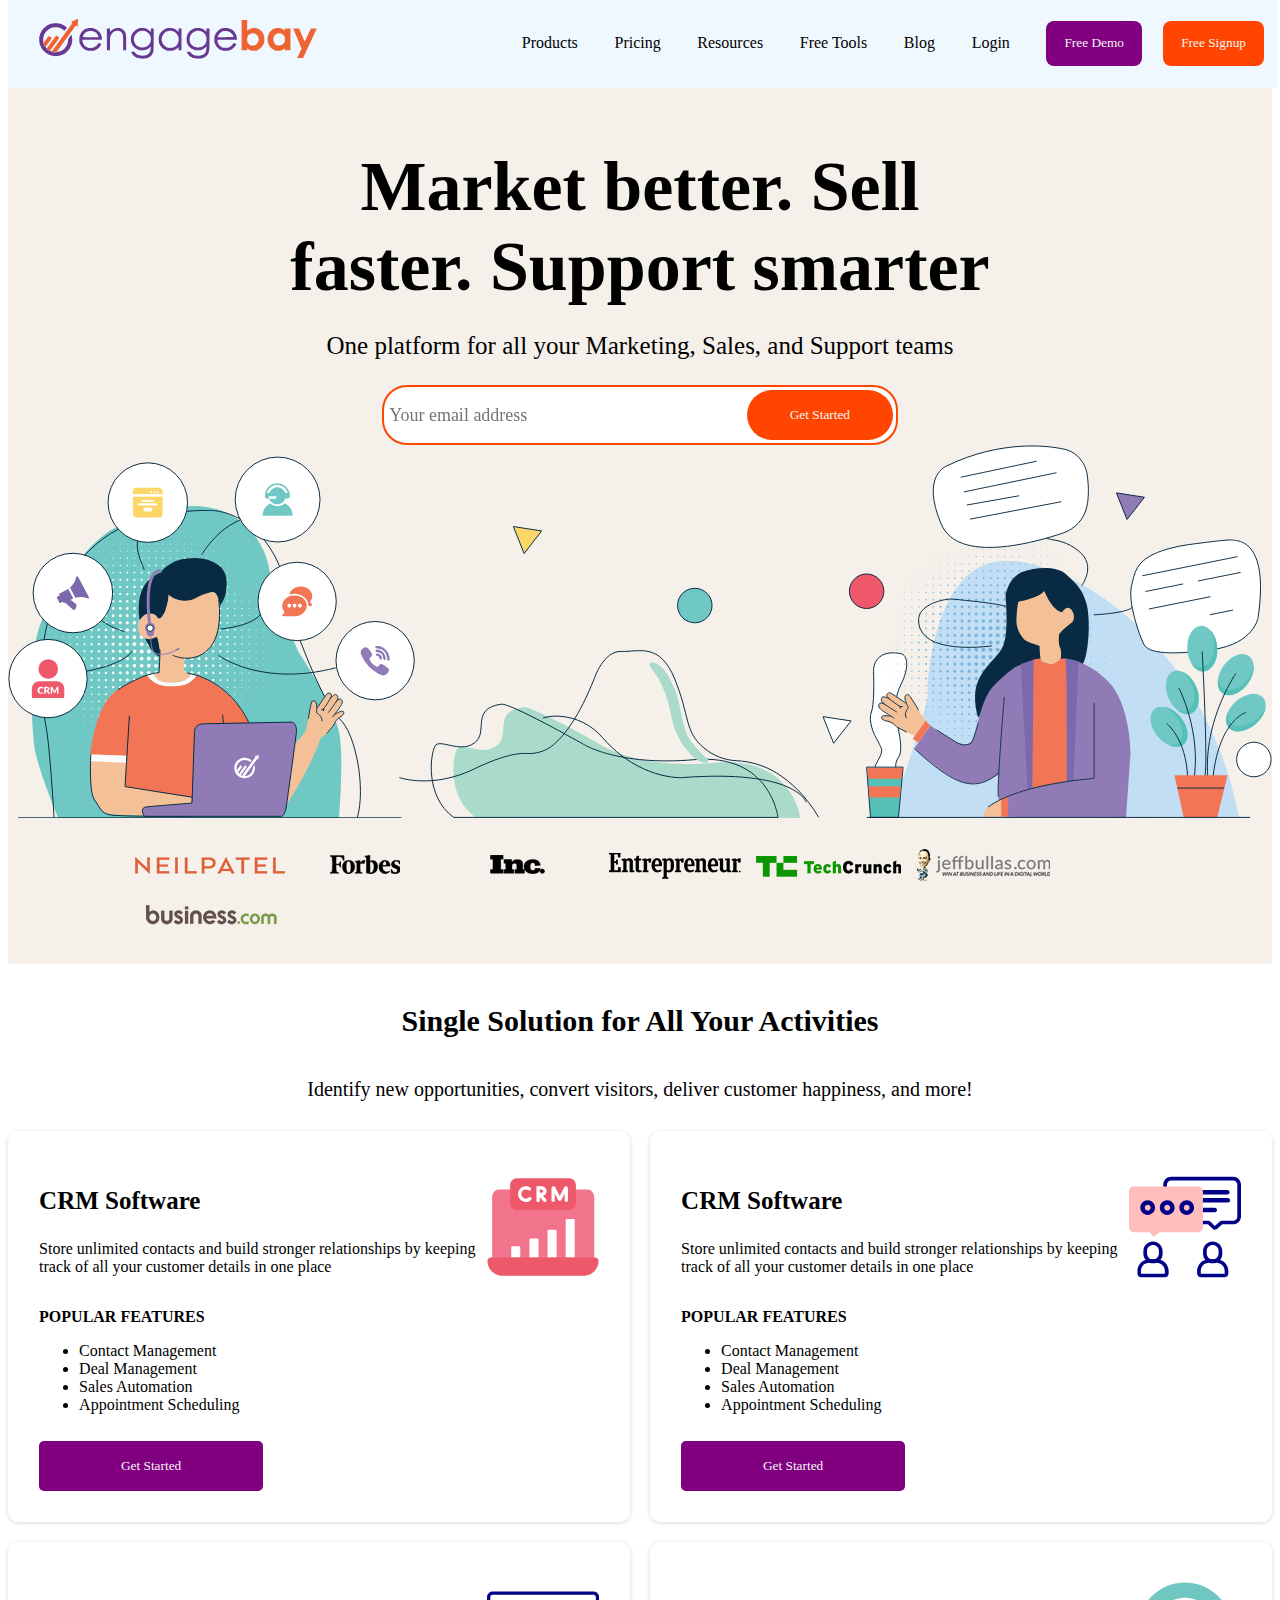
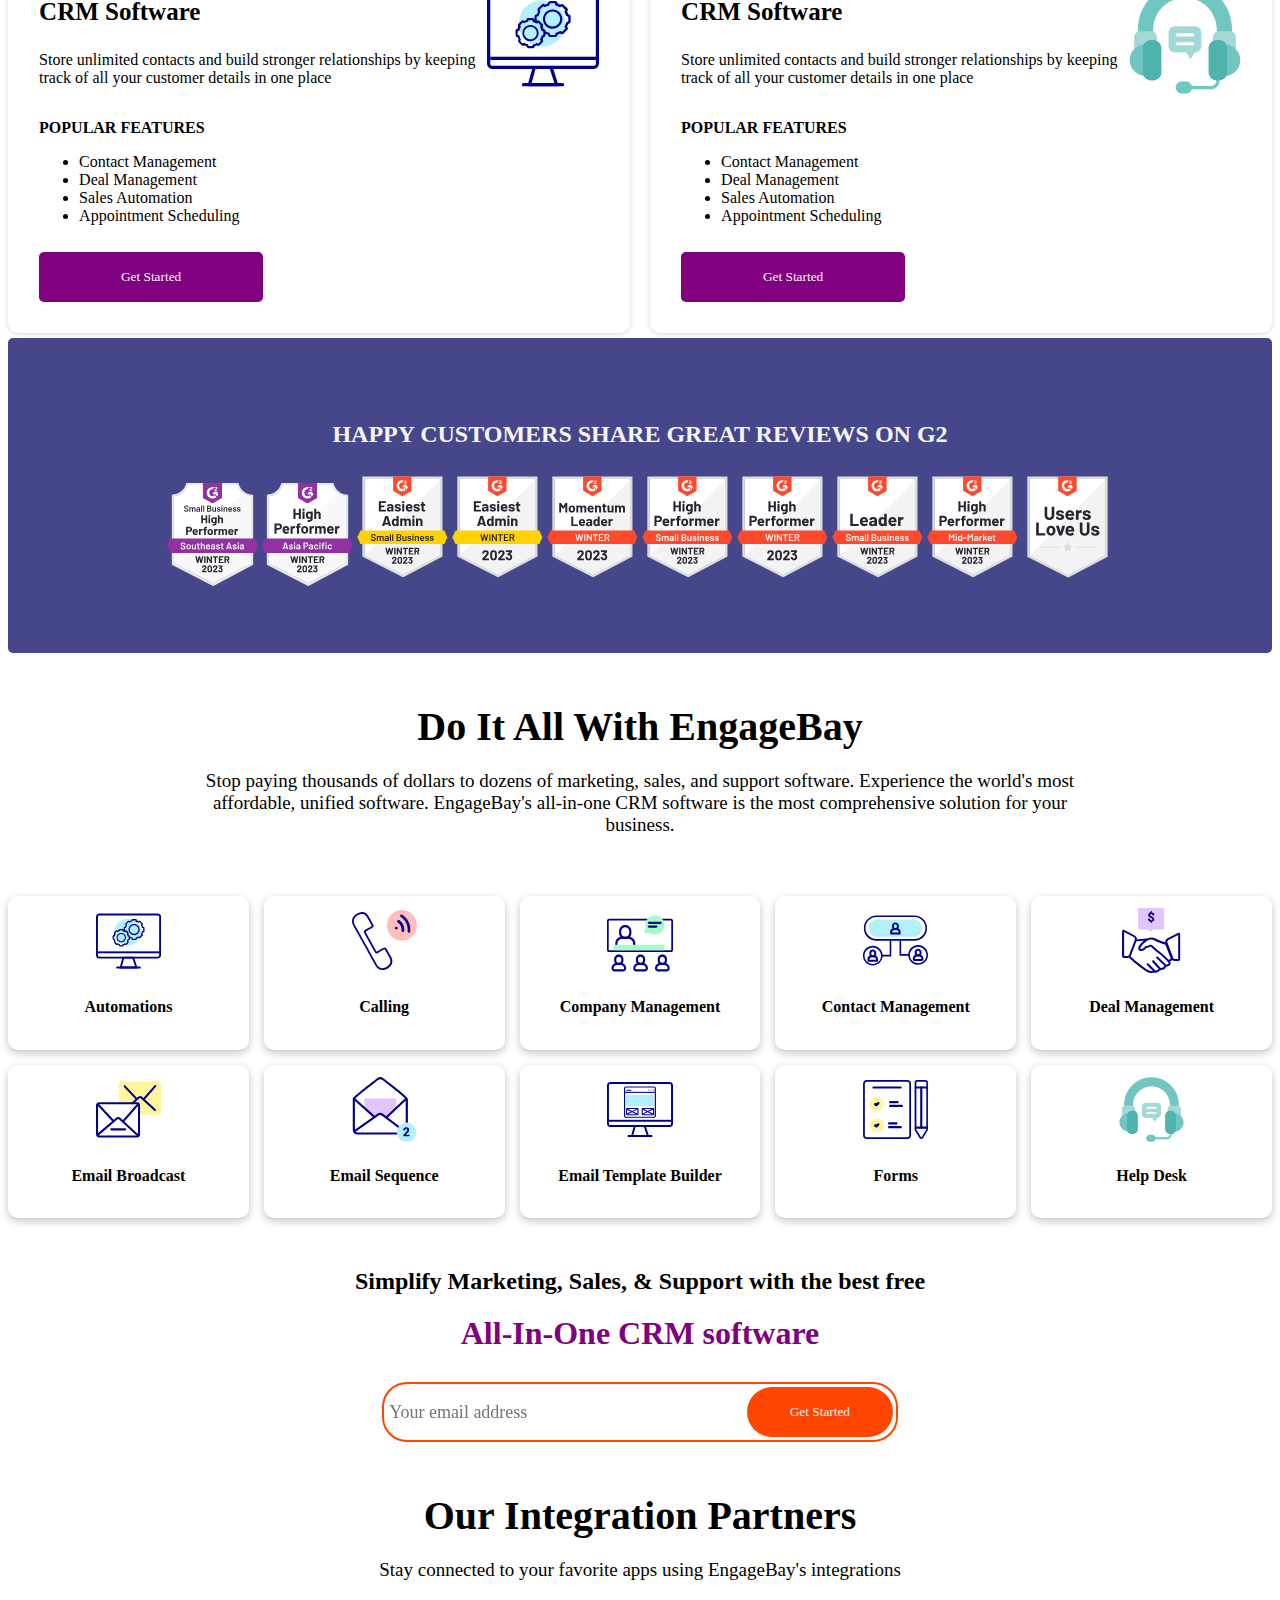
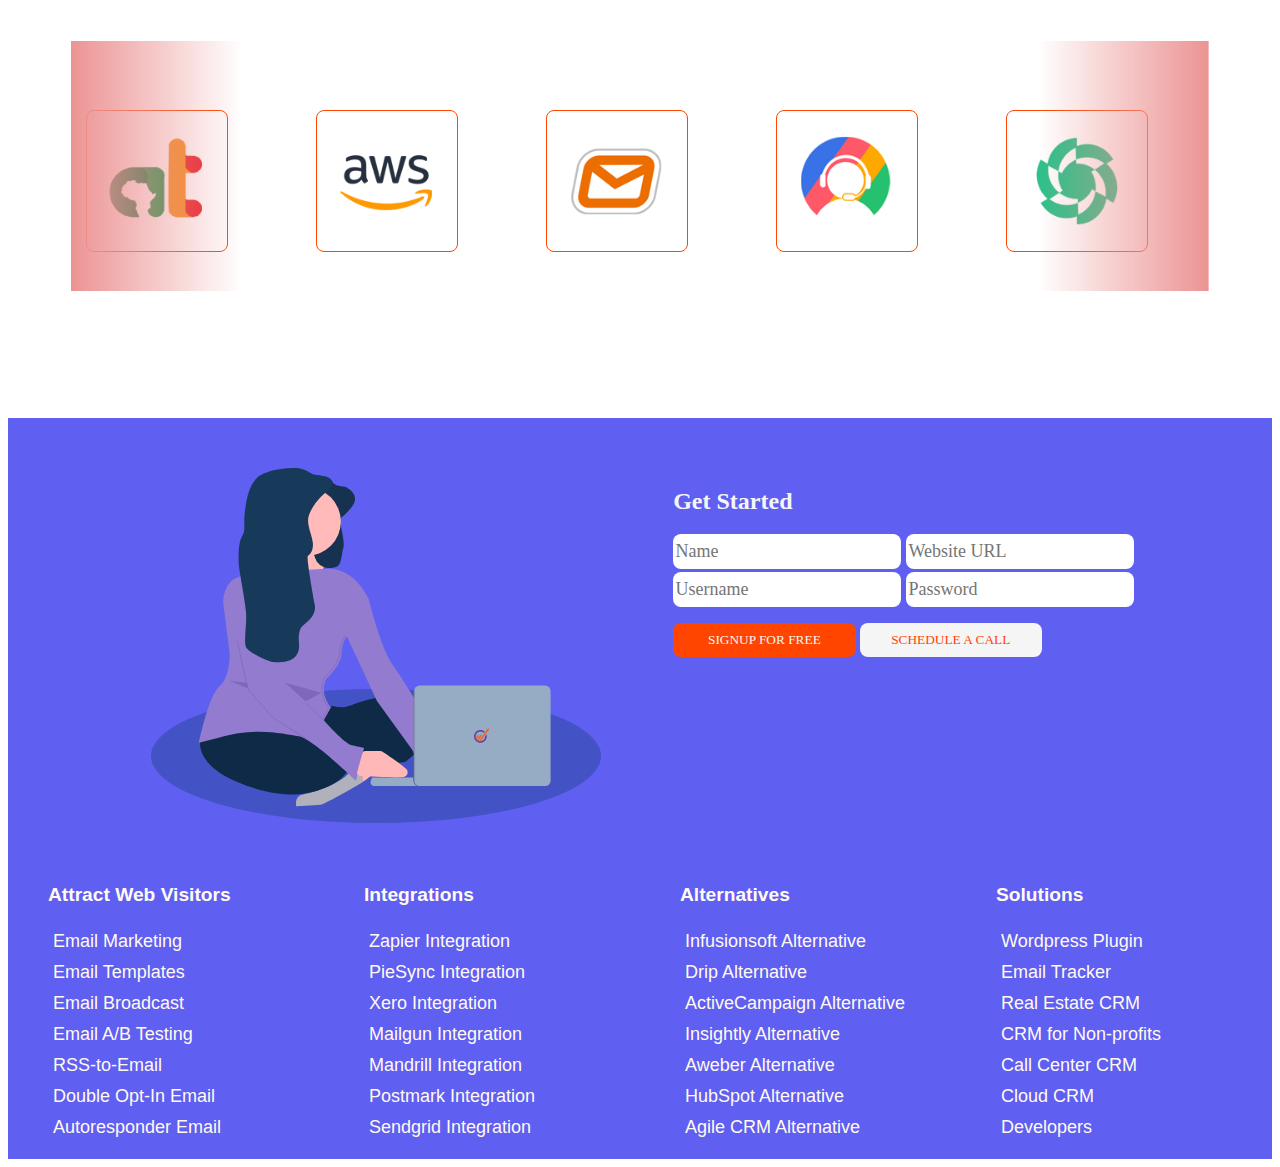
<file: zenith/index.html>
<!DOCTYPE html>
<html lang="en">

<head>
    <meta charset="UTF-8">
    <meta http-equiv="X-UA-Compatible" content="IE=edge">
    <meta name="viewport" content="width=device-width, initial-scale=1.0">
    <title>Home Page</title>
    <link rel="stylesheet" href="./css/homepage.css">
</head>

<body>
    <div id="nav">
        <a href="homepage.html"> <img src="./images/engagebay-logo.svg"></a>
        <div>
            <p>Products</p>
            <p>Pricing</p>
            <p>Resources</p>
            <p>Free Tools</p>
            <p>Blog</p>
            <p id="login">Login</p>
            <a href="call.html"><button id="demo">Free Demo</button></a>
            <a href="signup.html"><button id="sign">Free Signup</button></a>
        </div>
    </div>
    <div id="two">
        <h1>Market better. Sell faster. Support smarter</h1>
        <p>One platform for all your Marketing, Sales, and Support teams</p>
        <form>
            <input id="bye" type="email" placeholder="Your email address">
            <button id="hi">Get Started</button>
        </form>
        <img src="./images/banner-image.svg" alt="">
        <div>
            <img src="./images/neilpatel.png" alt="">
            <img src="./images/forbs.png" alt="">
            <img src="./images/inc.png" alt="">
            <img src="./images/enterpreneur.png" alt="">
            <img src="./images/techcrunch.png" alt="">
            <img src="./images/jeffbullas.png" alt="">
            <img src="./images/business.png" alt="">
        </div>
    </div>
    <div id="service">
        <h2>Single Solution for All Your Activities</h2>
        <p>Identify new opportunities, convert visitors, deliver customer happiness, and more!</p>
        <div id="data">
            <div>
                <div class="flex">
                    <div>
                        <h3>CRM Software</h3>
                        <p>Store unlimited contacts and build stronger relationships by keeping track of all your
                            customer
                            details in one place
                        </p>
                    </div>
                    <img src="./images/crm.svg" alt="" class="features">
                </div>
                <p>POPULAR FEATURES</p>
                <ul>
                    <li>Contact Management</li>
                    <li>Deal Management</li>
                    <li>Sales Automation</li>
                    <li>Appointment Scheduling</li>
                </ul>
                <button class="buttons">Get Started</button>
            </div>
            <!-- --------------------------------- -->
            <div>
                <div class="flex">
                    <div>
                        <h3>CRM Software</h3>
                        <p>Store unlimited contacts and build stronger relationships by keeping track of all your
                            customer
                            details in one place
                        </p>
                    </div>
                    <img src="./images/help-desk.svg" alt="" class="features">
                </div>
                <p>POPULAR FEATURES</p>
                <ul>
                    <li>Contact Management</li>
                    <li>Deal Management</li>
                    <li>Sales Automation</li>
                    <li>Appointment Scheduling</li>
                </ul>
                <button class="start">Get Started</button>
            </div>
            <!-- --------------------------------- -->
            <div>
                <div class="flex">
                    <div>
                        <h3>CRM Software</h3>
                        <p>Store unlimited contacts and build stronger relationships by keeping track of all your
                            customer
                            details in one place
                        </p>
                    </div>
                    <img src="./images/automation.svg" alt="" class="features">
                </div>
                <p>POPULAR FEATURES</p>
                <ul>
                    <li>Contact Management</li>
                    <li>Deal Management</li>
                    <li>Sales Automation</li>
                    <li>Appointment Scheduling</li>
                </ul>
                <button class="aram">Get Started</button>
            </div>
            <!-- --------------------------------- -->
            <div>
                <div class="flex">
                    <div>
                        <h3>CRM Software</h3>
                        <p>Store unlimited contacts and build stronger relationships by keeping track of all your
                            customer
                            details in one place
                        </p>
                    </div>
                    <img src="./images/helpdesk.svg" alt="" class="features">
                </div>
                <p>POPULAR FEATURES</p>
                <ul>
                    <li>Contact Management</li>
                    <li>Deal Management</li>
                    <li>Sales Automation</li>
                    <li>Appointment Scheduling</li>
                </ul>
                <button class="yes">Get Started</button>
            </div>
        </div>

    </div>

    <div id="batch">
        <h2>HAPPY CUSTOMERS SHARE GREAT REVIEWS ON G2</h2>
        <img src="./images/badges/badges-1.svg" alt="">
        <img src="./images/badges/badges-2.svg" alt="">
        <img src="./images/badges/badges-3.svg" alt="">
        <img src="./images/badges/badges-4.svg" alt="">
        <img src="./images/badges/badges-5.svg" alt="">
        <img src="./images/badges/badges-6.svg" alt="">
        <img src="./images/badges/badges-7.svg" alt="">
        <img src="./images/badges/badges-8.svg" alt="">
        <img src="./images/badges/badges-9.svg" alt="">
        <img src="./images/badges/badges-10.svg" alt="">

    </div>

    <div id="doit">
        <div>
            <h2>Do It All With EngageBay</h2>
            <p>Stop paying thousands of dollars to dozens of marketing, sales, and support software. Experience the
                world's most affordable, unified software. EngageBay's all-in-one CRM software is the most comprehensive
                solution for your business.
            </p>
        </div>
        <div id="features">
            <div>
                <img src="./images/automation.svg" alt="">
                <h4>Automations</h4>
            </div>
            <div>
                <img src="./images/calling.svg" alt="">
                <h4>Calling</h4>
            </div>
            <div>
                <img src="./images/company-management.svg" alt="">
                <h4>Company Management</h4>
            </div>
            <div>
                <img src="./images/contact-management.svg" alt="">
                <h4>Contact Management</h4>
            </div>
            <div>
                <img src="./images/deal-management.svg" alt="">
                <h4>Deal Management</h4>
            </div>
            <div>
                <img src="./images/email-broadcast.svg" alt="">
                <h4>Email Broadcast</h4>
            </div>
            <div>
                <img src="./images/email-sequences.svg" alt="">
                <h4>Email Sequence</h4>
            </div>
            <div>
                <img src="./images/email-template-builder.svg" alt="">
                <h4>Email Template Builder</h4>
            </div>
            <div>
                <img src="./images/forms.svg" alt="">
                <h4>Forms</h4>
            </div>
            <div>
                <img src="./images/helpdesk.svg" alt="">
                <h4>Help Desk</h4>
            </div>
        </div>

    </div>

    <div id="start">
        <h2>Simplify Marketing, Sales, & Support with the best free</h2>
        <h1>All-In-One CRM software</h1>
        <form>
            <input type="email" placeholder="Your email address">
            <button>Get Started</button>
        </form>
    </div>

    <div id="partners">
        <h2>Our Integration Partners</h2>
        <p>Stay connected to your favorite apps using EngageBay's integrations</p>
    </div>

    <!-- slideshow -->

    <div class="slider">
        <div class="slide_track">
            <div class="slide">
                <img src="./images/slides/africaltalking.png" alt="logo">
            </div>
            <div class="slide">
                <img src="./images/slides/amazon.png" alt="logo">
            </div>
            <div class="slide">
                <img src="./images/slides/bulksms.png" alt="logo">
            </div>
            <div class="slide">
                <img src="./images/slides/callhippo.png" alt="logo">
            </div>
            <div class="slide">
                <img src="./images/slides/digioh.png" alt="logo">
            </div>
            <div class="slide">
                <img src="./images/slides/jot.png" alt="logo">
            </div>
            <div class="slide">
                <img src="./images/slides/mandrill.png" alt="logo">
            </div>
            <div class="slide">
                <img src="./images/slides/piesync.png" alt="logo">
            </div>
            <div class="slide">
                <img src="./images/slides/sendgrid.png" alt="logo">
            </div>
            <div class="slide">
                <img src="./images/slides/shopify.png" alt="logo">
            </div>

            <!-- copy the same slide again -->

            <div class="slide">
                <img src="./images/slides/africaltalking.png" alt="logo">
            </div>
            <div class="slide">
                <img src="./images/slides/amazon.png" alt="logo">
            </div>
            <div class="slide">
                <img src="./images/slides/bulksms.png" alt="logo">
            </div>
            <div class="slide">
                <img src="./images/slides/callhippo.png" alt="logo">
            </div>
            <div class="slide">
                <img src="./images/slides/digioh.png" alt="logo">
            </div>
            <div class="slide">
                <img src="./images/slides/jot.png" alt="logo">
            </div>
            <div class="slide">
                <img src="./images/slides/mandrill.png" alt="logo">
            </div>
            <div class="slide">
                <img src="./images/slides/piesync.png" alt="logo">
            </div>
            <div class="slide">
                <img src="./images/slides/sendgrid.png" alt="logo">
            </div>
            <div class="slide">
                <img src="./images/slides/shopify.png" alt="logo">
            </div>

        </div>
    </div>

    <!-- bottom page -->

    <div id="bottom">
        <div>
            <img src="./images/cta-img.svg" alt="">
        </div>
        <div>
            <h2>Get Started</h2>
            <div id="input">
                <input type="text" placeholder="Name" id="name">
                <input type="url" placeholder="Website URL" id="url">
                <input type="text" placeholder="Username" id="mail">
                <input type="password" placeholder="Password" id="password">
            </div>
            <button id="cell">SIGNUP FOR FREE</button>
            <button id="call">SCHEDULE A CALL</button>
        </div>
    </div>
    <div>
        <div>
            <ul>
                <h3>Attract Web Visitors</h3>
                <li>Email Marketing</li>
                <li>Email Templates</li>
                <li>Email Broadcast</li>
                <li>Email A/B Testing</li>
                <li>RSS-to-Email</li>
                <li>Double Opt-In Email</li>
                <li>Autoresponder Email</li>
            </ul>
        </div>
        <div>
            <ul>
                <h3>Integrations</h3>
                <li>Zapier Integration</li>
                <li>PieSync Integration</li>
                <li>Xero Integration</li>
                <li>Mailgun Integration</li>
                <li>Mandrill Integration</li>
                <li>Postmark Integration</li>
                <li>Sendgrid Integration</li>
            </ul>
        </div>
        <div>
            <ul>
                <h3>Alternatives</h3>
                <li>Infusionsoft Alternative</li>
                <li>Drip Alternative</li>
                <li>ActiveCampaign Alternative</li>
                <li>Insightly Alternative</li>
                <li>Aweber Alternative</li>
                <li>HubSpot Alternative</li>
                <li>Agile CRM Alternative</li>
            </ul>
        </div>
        <div>
            <ul>
                <h3>Solutions</h3>
                <li>Wordpress Plugin</li>
                <li>Email Tracker</li>
                <li>Real Estate CRM</li>
                <li>CRM for Non-profits</li>
                <li>Call Center CRM</li>
                <li>Cloud CRM</li>
                <li>Developers</li>
            </ul>
        </div>

    </div>


</body>

<script src="./script/homepage.js"></script>

</html>
</file>
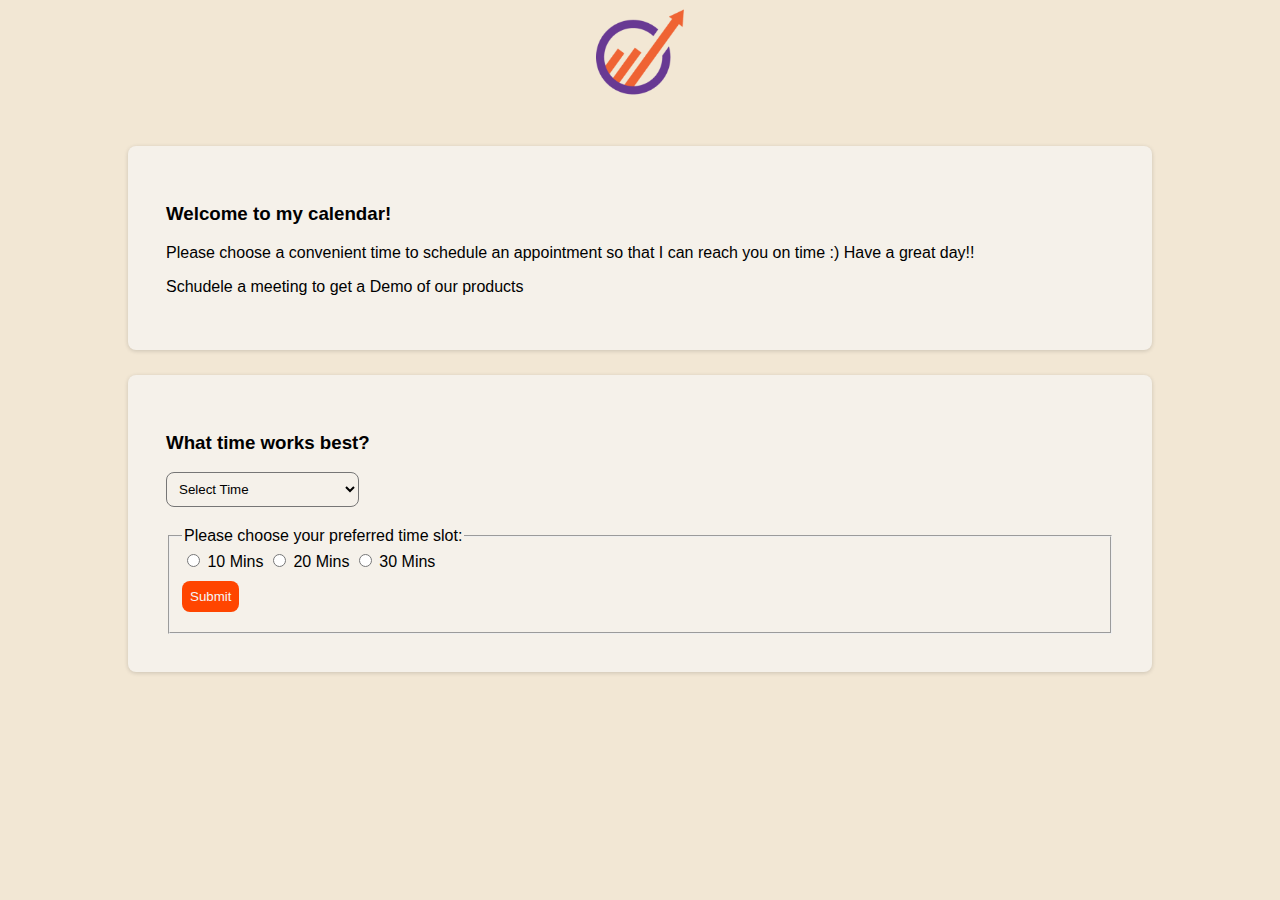
<file: zenith/call.html>
<!DOCTYPE html>
<html lang="en">
<head>
    <meta charset="UTF-8">
    <meta http-equiv="X-UA-Compatible" content="IE=edge">
    <meta name="viewport" content="width=device-width, initial-scale=1.0">
    <title>Schedule Page</title>
    <link rel="stylesheet" href="./css/call.css">
</head>
<body>
    <img id="image" src="./images/ab-16x16.ico" alt="">
    <div id="sec">
        <h3>Welcome to my calendar!</h3>
        <p>Please choose a convenient time to schedule an appointment so that I can reach you on time :)
            Have a great day!!
        </p>
        <p>Schudele a meeting to get a Demo of our products</p>
    </div>
    <div id="time">
        <h3>What time works best?</h3>
        <select name="" id="data">
            <option value="Select">Select Time</option>
            <option value="(GMT+5:30) Asia/Calcutta">(GMT+5:30) Asia/Calcutta</option>
        </select>
        <form>
            <fieldset>
              <legend>Please choose your preferred time slot:</legend>
              <div id="slot">
                <input type="radio" id="Choice1" name="time" value="10 Mins" />
                <label for="Choice1">10 Mins</label>
          
                <input type="radio" id="Choice2" name="time" value="20 Mins" />
                <label for="Choice2">20 Mins</label>
          
                <input type="radio" id="Choice3" name="time" value="30 Mins" />
                <label for="Choice3">30 Mins</label>
              </div>
              <button id="submit" type="submit">Submit</button>
            </fieldset>
          </form>
    </div>
</body>
<script src="./script/call.js"></script>
</html>
</file>
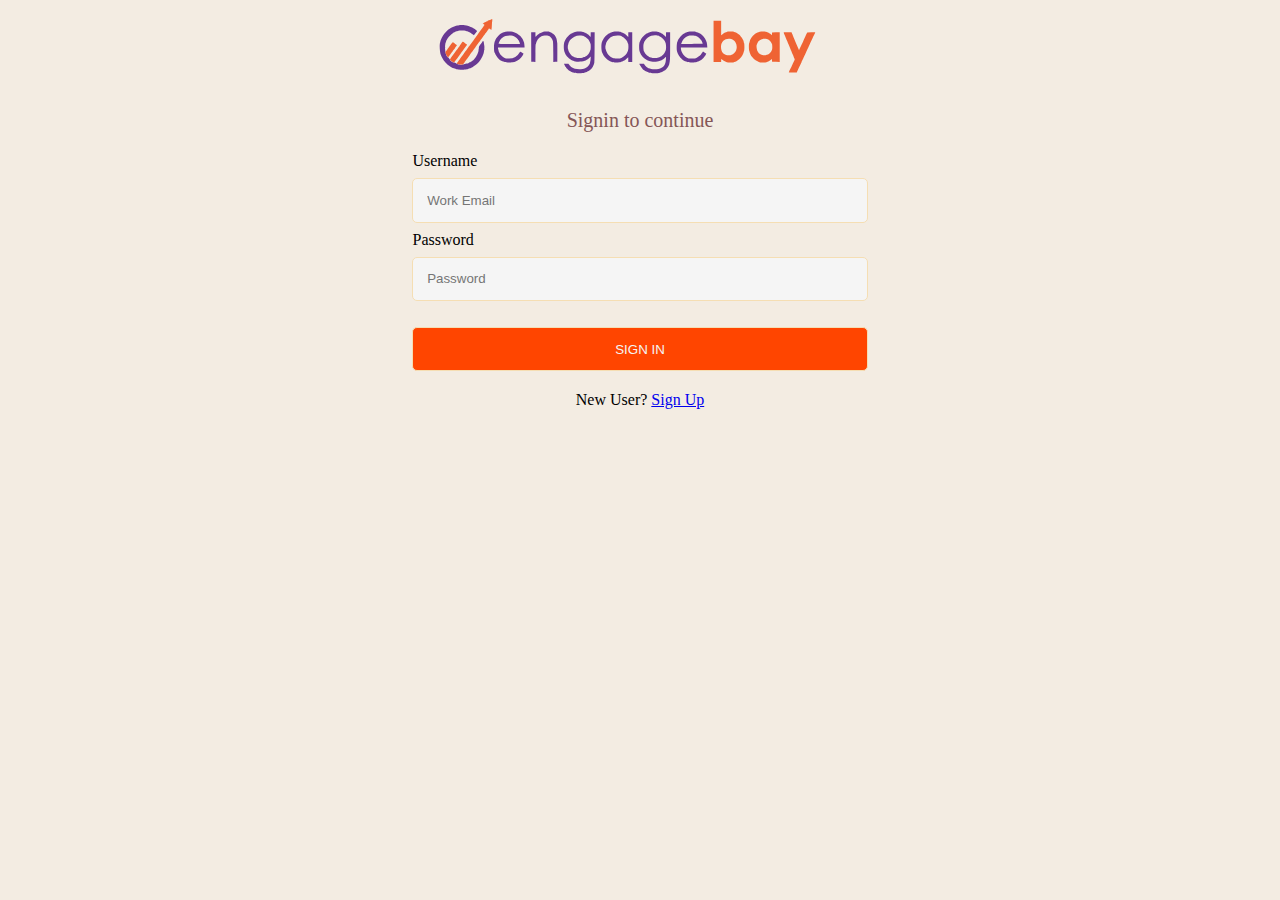
<file: zenith/signin.html>
<!DOCTYPE html>
<html lang="en">

<head>
    <meta charset="UTF-8">
    <meta http-equiv="X-UA-Compatible" content="IE=edge">
    <meta name="viewport" content="width=device-width, initial-scale=1.0">
    <title>Signin Page</title>
    <link rel="stylesheet" href="./css/signin.css">
</head>

<body>
    <a href="index.html"><img id="home" src="./images/engagebay-logo.svg" alt=""></a>
    <p>Signin to continue</p>
    <form>
        Username
        <input type="email" placeholder="Work Email" id="mail">
        Password
        <input type="password" placeholder="Password" id="password">
        <input id="submit" type="submit" value="SIGN IN">
    </form>
    <p>New User?  <a href="signup.html">Sign Up</a></p>
</body>
<script src="./script/signin.js"></script>
</html>
</file>
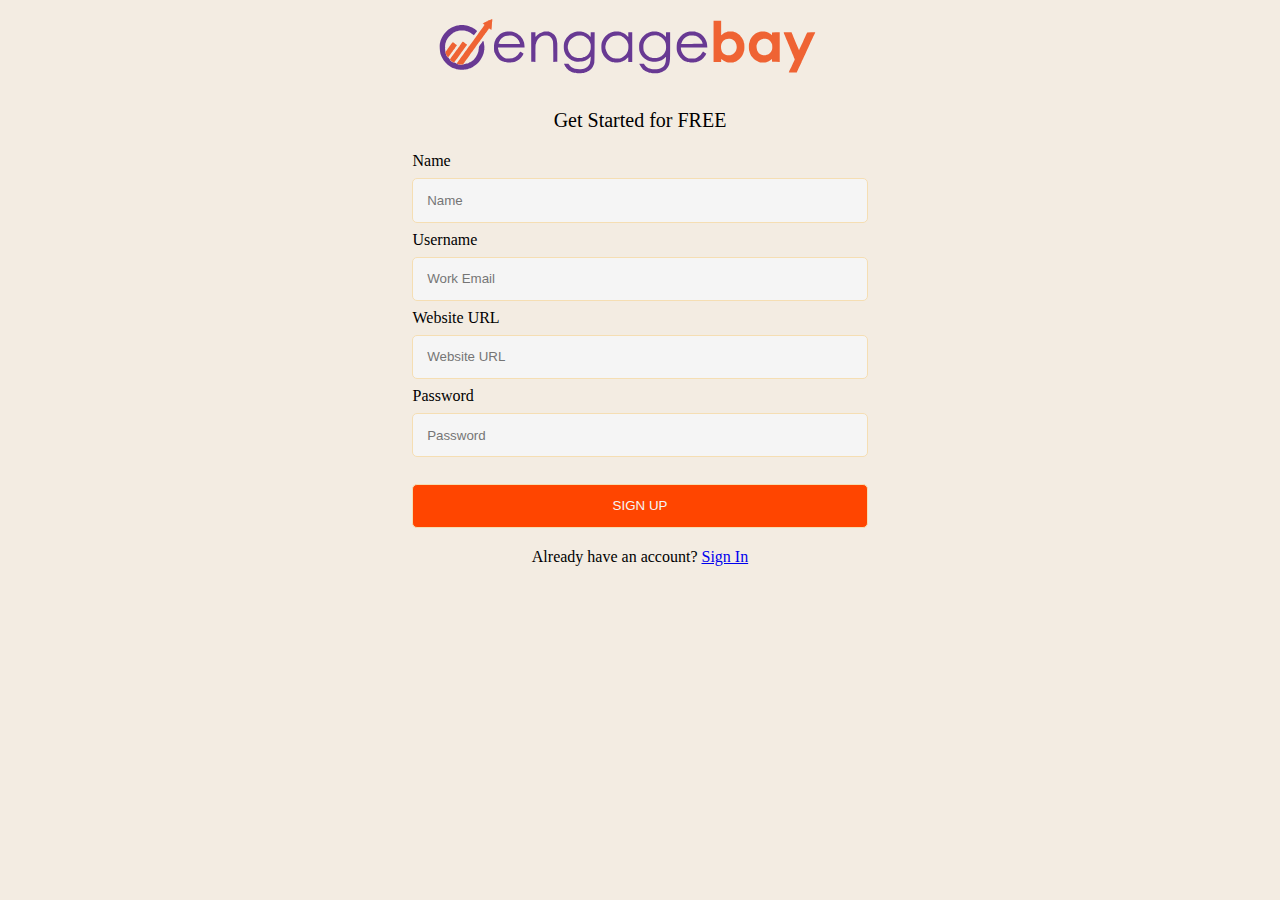
<file: zenith/signup.html>
<!DOCTYPE html>
<html lang="en">

<head>
    <meta charset="UTF-8">
    <meta http-equiv="X-UA-Compatible" content="IE=edge">
    <meta name="viewport" content="width=device-width, initial-scale=1.0">
    <title>Signup Page</title>
    <link rel="stylesheet" href="./css/signup.css">
</head>

<body>
    <a href="index.html"><img id="home" src="./images/engagebay-logo.svg" alt=""></a>
    <p>Get Started for FREE</p>
    <form>
        Name
        <input type="text" placeholder="Name" id="name">
        Username
        <input type="email" placeholder="Work Email" id="username">
        Website URL
        <input type="url" placeholder="Website URL" id="url">
        Password
        <input type="password" placeholder="Password" id="password">
        <input id="submit" type="submit" value="SIGN UP">
    </form>
    <p>Already have an account?  <a href="signin.html">Sign In</a></p>
</body>
<script src="./script/signup.js"></script>
</html>
</file>
<file: zenith/css/homepage.css>
#nav>img:hover,
#nav>div>p,
button,
#features>div {
    cursor: pointer;
}

*{
    font-family: Cambria, Cochin, Georgia, Times, 'Times New Roman', serif;
}

#nav {
    padding: 20px 30px;
    display: flex;
    background-color: aliceblue;
    justify-content: space-between;
    position: fixed;
    width: 94.5%;
    height: 50px;
    margin-top: -10px;
}

#nav>div {
    display: flex;
    width: 60%;
    justify-content: space-between;
    align-items: center;
}

#nav img {
    width: 70%;
}

#nav p{
    transition: 0.1s;
}

#nav p:hover{
    cursor: pointer;
    transform: scale(1.1);
}

#demo {
    height: 45px;
    width: 120%;
    background-color: purple;
    color: whitesmoke;
    border-radius: 8px;
    padding: 5px 10px;
}

#sign {
    height: 45px;
    width: 120%;
    background-color: orangered;
    color: whitesmoke;
    border-radius: 8px;
    padding: 5px 10px;
}

#two {
    padding-top: 11%;
    background-color: rgb(245, 241, 234);
}

#two>h1 {
    font-size: 70px;
    width: 60%;
    margin: auto;
    text-align: center;
}

#two>p {
    font-size: 25px;
    text-align: center;
}

form {
    display: flex;
    flex-direction: row;
    border: 2.5px solid orangered;
    padding: 3px;
    width: 40%;
    margin: auto;
    height: 50px;
    border-radius: 25px;
    background-color: white;
}

input {
    flex-grow: 5;
    border: none;
    border-radius: 25px;
    font-size: large;
    position: relative;
    width: 100%;
    background-color: white;
}

input:focus {
    outline: none;
}

button {
    border: 0ch;
    background-color: orangered;
    color: whitesmoke;
    border-radius: 25px;
    width: 40%;
}

#two>div {
    width: 80%;
    margin: auto;
    padding: 20px;
}

#service>h2,
#service>h2+p {
    width: 70%;
    margin: auto;
    text-align: center;
}

#service>h2 {
    padding: 40px;
    font-size: 30px;
}

#service>h2+p {
    font-size: 20px;
    padding-bottom: 30px;
}

#data {
    display: grid;
    grid-template-columns: repeat(2, 1fr);
    gap: 20px;
}

#data>div {
    box-shadow: rgba(0, 0, 0, 0.16) 0px 1px 4px;
    padding: 5%;
    border-radius: 10px;
}

#data img {
    width: 25%;
}

#data button {
    border: 0ch;
    padding: 3% 5%;
    background-color: purple;
    color: whitesmoke;
    border-radius: 5px;
    margin-top: 2%;
}

#data>div {
    transition: 0.5s;
}

#data>div:hover {
    transform: scale(1.05);
}

.flex {
    display: flex;
}

.flex+p {
    font-weight: bold;
}

.flex h3 {
    font-size: 25px;
}

#batch {
    margin-top: 5px;
    background-color: rgb(70, 70, 138);
    padding: 5%;
    text-align: center;
    color: whitesmoke;
    border-radius: 5px;
}

#batch img {
    width: 8%;
}

#doit>div>h2,
#partners>h2 {
    text-align: center;
    font-size: 40px;
    width: 80%;
    margin: auto;
    margin-top: 50px;
    margin-bottom: 15px;
}

#doit>div>p,
#partners>p {
    text-align: center;
    font-size: 19px;
    width: 70%;
    margin: auto;
    margin-top: 20px;
    margin-bottom: 60px;
}

#service .features {
    width: 20%;
}

#features {
    display: grid;
    grid-template-columns: repeat(5, 1fr);
    gap: 15px;
    text-align: center;
}

#features img {
    width: 30%;
}

#features>div {
    box-shadow: rgba(0, 0, 0, 0.24) 0px 3px 8px;
    padding: 5%;
    border-radius: 10px;
}

#features>div {
    transition: 0.5s;
}

#features>div:hover {
    transform: scale(1.1);
}

#start>h2 {
    padding-top: 50px;
    width: 70%;
    margin: auto;
    text-align: center;
}

#start>h1 {
    padding-top: 20px;
    width: 70%;
    margin: auto;
    text-align: center;
    color: purple;
    margin-bottom: 30px;
}

a {
    color: whitesmoke;
    text-decoration: none;
}

.slider {
    height: 250px;
    margin: auto;
    position: relative;
    width: 90%;
    display: grid;
    place-items: center;
    overflow: hidden;
}

.slide_track {
    display: flex;
    width: calc(250px*22);
    animation: scroll 45s linear infinite;
}

.slide_track:hover {
    animation-play-state: paused;
}

@keyframes scroll {
    0% {
        transform: translateX(0);
    }

    100% {
        transform: translateX(calc(-250px * 11));
    }
}

.slide {
    width: 200px;
    height: 250px;
    display: flex;
    align-items: center;
    padding: 15px;
    perspective: 100px;
}

.slider img {
    width: 50%;
    border: 1px solid orangered;
    padding: 10%;
    border-radius: 8px;
}

.slider img:hover {
    transform: translateZ(20px);
}

.slider::before,
.slider::after {
    background: linear-gradient(to right, rgb(236, 147, 147) 0%,
            rgba(231, 21, 21, 0) 100%);
    content: '';
    height: 100%;
    position: absolute;
    width: 15%;
    z-index: 1;
}

.slider::before {
    left: 0;
    top: 0;
}

.slider::after {
    right: 0;
    top: 0;
    transform: rotateZ(180deg);
}

/* bottom section */

#bottom {
    background-color: rgb(95, 95, 242);
    padding-top: 50px;
    display: flex;
    justify-content: space-around;
    margin: auto;
}

#bottom>div>img {
    width: 150%;
}

#bottom h2{
    color: whitesmoke;
}

#bottom>div:nth-child(2)>#input>input{
      border-radius: 8px;
      padding: 1.5% 1%;
      height: 100%;
}

#input{
    display: grid;
    grid-template-columns: repeat(2,1fr);
    gap: 10px;
    margin-bottom: 5%;
}

#bottom>div:nth-child(2)>button{
    padding: 2% 1%;
    border-radius: 8px;
}
#bottom>div:nth-child(2){
    margin-left: -5%;
}

#bottom{
    margin-top: 10%;
}

#bottom+div{
    background-color: rgb(95, 95, 242);
    padding-top: 3%;
    display: grid;
    grid-template-columns: repeat(4,1fr);
    justify-content: space-around;
    color: floralwhite;
}

#bottom+div li{
    list-style: none;
    padding: 5px;
    font-size: large;
    font-family: 'Trebuchet MS', 'Lucida Sans Unicode', 'Lucida Grande', 'Lucida Sans', Arial, sans-serif;
    cursor:pointer;
}

#bottom+div h3{
    font-size:larger;
    font-family: 'Gill Sans', 'Gill Sans MT', Calibri, 'Trebuchet MS', sans-serif;
}

#bottom+div h3:hover{
    cursor: pointer;
    text-decoration: underline;
}

#call{
    background-color: whitesmoke;
    color: orangered;
}


/* medium screen */


@media (min-width:600px) and (max-width:999px){
#nav{
    display: flex;
    flex-direction: column;
}
#nav img{
    width: 25%;
}
#nav{
    height:min-content;
    padding: 0ch;
    width: 97%;
}
#nav p{
    margin: 0px 3%;
}
#nav>div>a{
    margin: 0px 3%;
}

#data {
    display: grid;
    grid-template-columns: repeat(1, 1fr);
    gap: 20px;
}

#features {
    display: grid;
    grid-template-columns: repeat(3, 1fr);
    gap: 15px;
    text-align: center;
}

#bottom+div{
    background-color: rgb(95, 95, 242);
    padding-top: 3%;
    display: grid;
    grid-template-columns: repeat(3,1fr);
    justify-content: space-around;
    color: floralwhite;
}


}


/* small screen */


@media (min-width:350px) and (max-width:599px){
    #nav{
        display: flex;
        flex-direction: column;
    }
    #nav img{
        width: 25%;
    }
    #nav{
        height:min-content;
        padding: 0ch;
        width: 85%;
    }
    #nav p{
        margin: 0px 5px;
    }
    #nav>div>a{
        margin: 0px 5px;
    }


    #data {
        display: grid;
        grid-template-columns: repeat(1, 1fr);
        gap: 20px;
    }

    #features {
        display: grid;
        grid-template-columns: repeat(2, 1fr);
        gap: 15px;
        text-align: center;
    }

    #bottom+div{
        background-color: rgb(95, 95, 242);
        padding-top: 3%;
        display: grid;
        grid-template-columns: repeat(2,1fr);
        justify-content: space-around;
        color: floralwhite;
    }
    
    }
</file>
<file: zenith/css/call.css>
* {
    background: rgb(242, 231, 212);
    font-family: Verdana, Geneva, Tahoma, sans-serif;
}

img {
    display: flex;
    width: 7%;
    margin: auto;
    margin-bottom: 50px;
}

#sec,
#time {
    width: 75%;
    margin: auto;
    background-color: rgb(245, 241, 234);
    ;
}

#sec {
    padding: 3%;
    box-shadow: rgba(0, 0, 0, 0.16) 0px 1px 4px;
    border-radius: 8px;
    margin-bottom: 2%;
}

#time {
    padding: 3%;
    box-shadow: rgba(0, 0, 0, 0.16) 0px 1px 4px;
    border-radius: 8px;

}

#sec>h3,
#sec>p,
#time>h3,
#time>form * ,
body>#time>*{
    background-color: rgb(245, 241, 234);
}

fieldset>#submit{
    border: 0ch;
    padding: 8px;
    border-radius: 8px;
    background-color: orangered;
    margin: 10px 0px;
    color: whitesmoke;

}

#data{
    padding: 8px;
    border-radius: 8px;
    margin-bottom: 20px;
}

#image:hover{
    cursor: pointer;
}
</file>
<file: zenith/css/signin.css>
*{
    background-color: rgb(243, 236, 226);
}
#home {
    width: 30%;
    margin: 10px 34%;
}

#home:hover{
    cursor: pointer;
}

a+p{
    text-align: center;
    font-size: 20px;
    color: rgb(133, 86, 86);
}

form{
    display: grid;
    grid-template-columns: repeat(1,1fr);
    width: 36%;
    margin: auto;
    gap: 8px;
}

form>input{
    padding: 3%;
    border: 1px solid wheat;
    border-radius: 5px;
    background-color: whitesmoke;
}

#submit{
    margin-top: 4%;
    background-color: orangered;
    color: whitesmoke;
    transition: 0.5s;
}
#submit:hover{
    cursor: pointer;
    transform: scale(1.1);
}

p{
    margin-top: 20px;
    text-align: center;
}
</file>
<file: zenith/css/signup.css>
*{
            background-color: rgb(243, 236, 226);
        }
        #home {
            width: 30%;
            margin: 10px 34%;
        }

        #home:hover{
            cursor: pointer;
        }

        a+p{
            text-align: center;
            font-size: 20px;
        }

        form{
            display: grid;
            grid-template-columns: repeat(1,1fr);
            width: 36%;
            margin: auto;
            gap: 8px;
        }

        form>input{
            padding: 3%;
            border: 1px solid wheat;
            border-radius: 5px;
            background-color: whitesmoke;
        }

        #submit{
            margin-top: 4%;
            background-color: orangered;
            color: whitesmoke;
            transition: 0.5s;
        }
        #submit:hover{
            cursor: pointer;
            transform: scale(1.1);
        }

        p{
            margin-top: 20px;
            text-align: center;
        }
</file>
